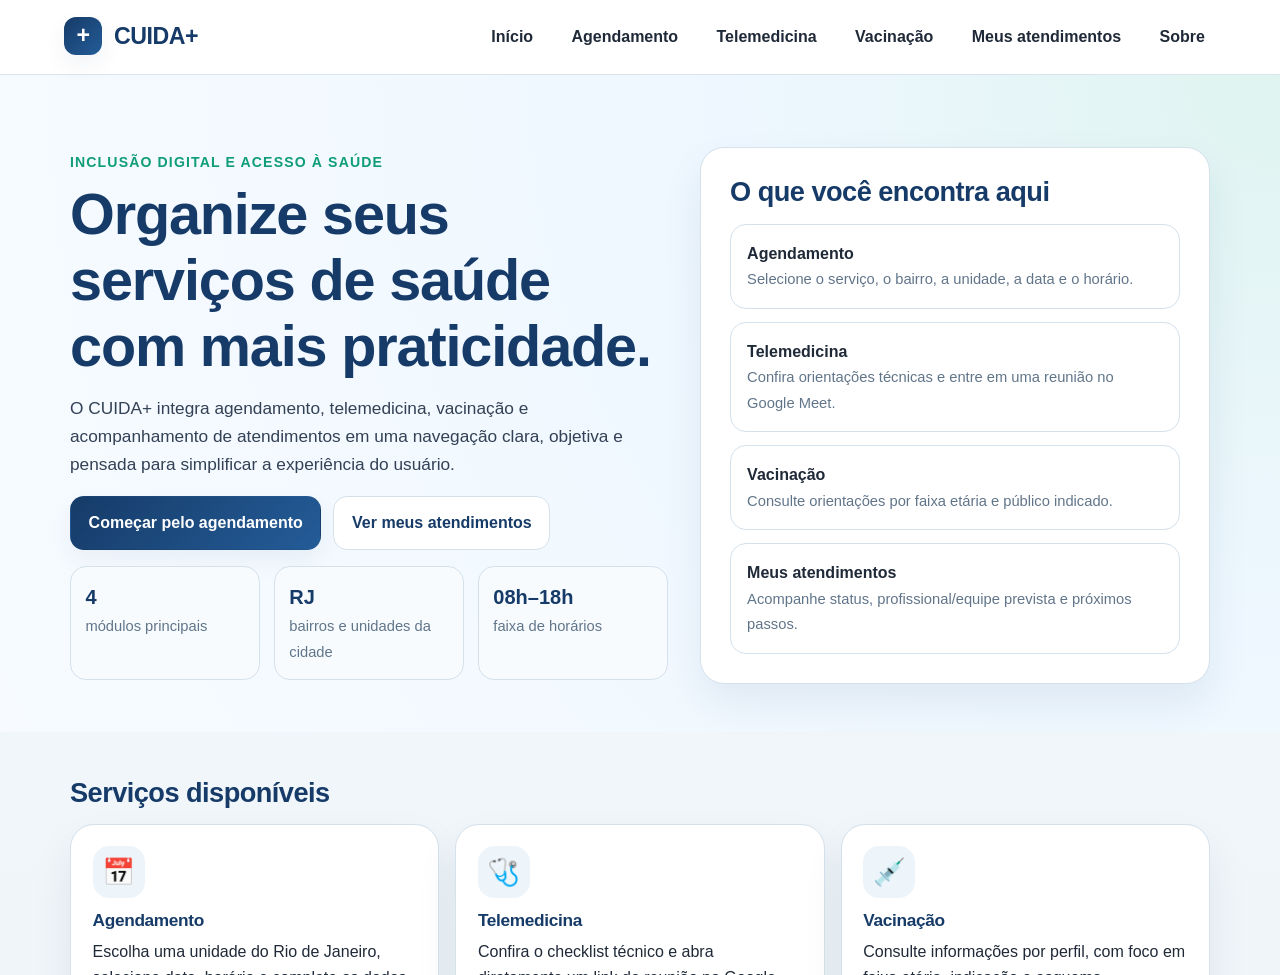
<file: index.html>
<!doctype html><html lang='pt-BR'><head><meta charset='utf-8'><meta http-equiv='refresh' content='0; url=pages/index.html'><title>CUIDA+</title></head><body><p><a href='pages/index.html'>Abrir CUIDA+</a></p></body></html>
</file>
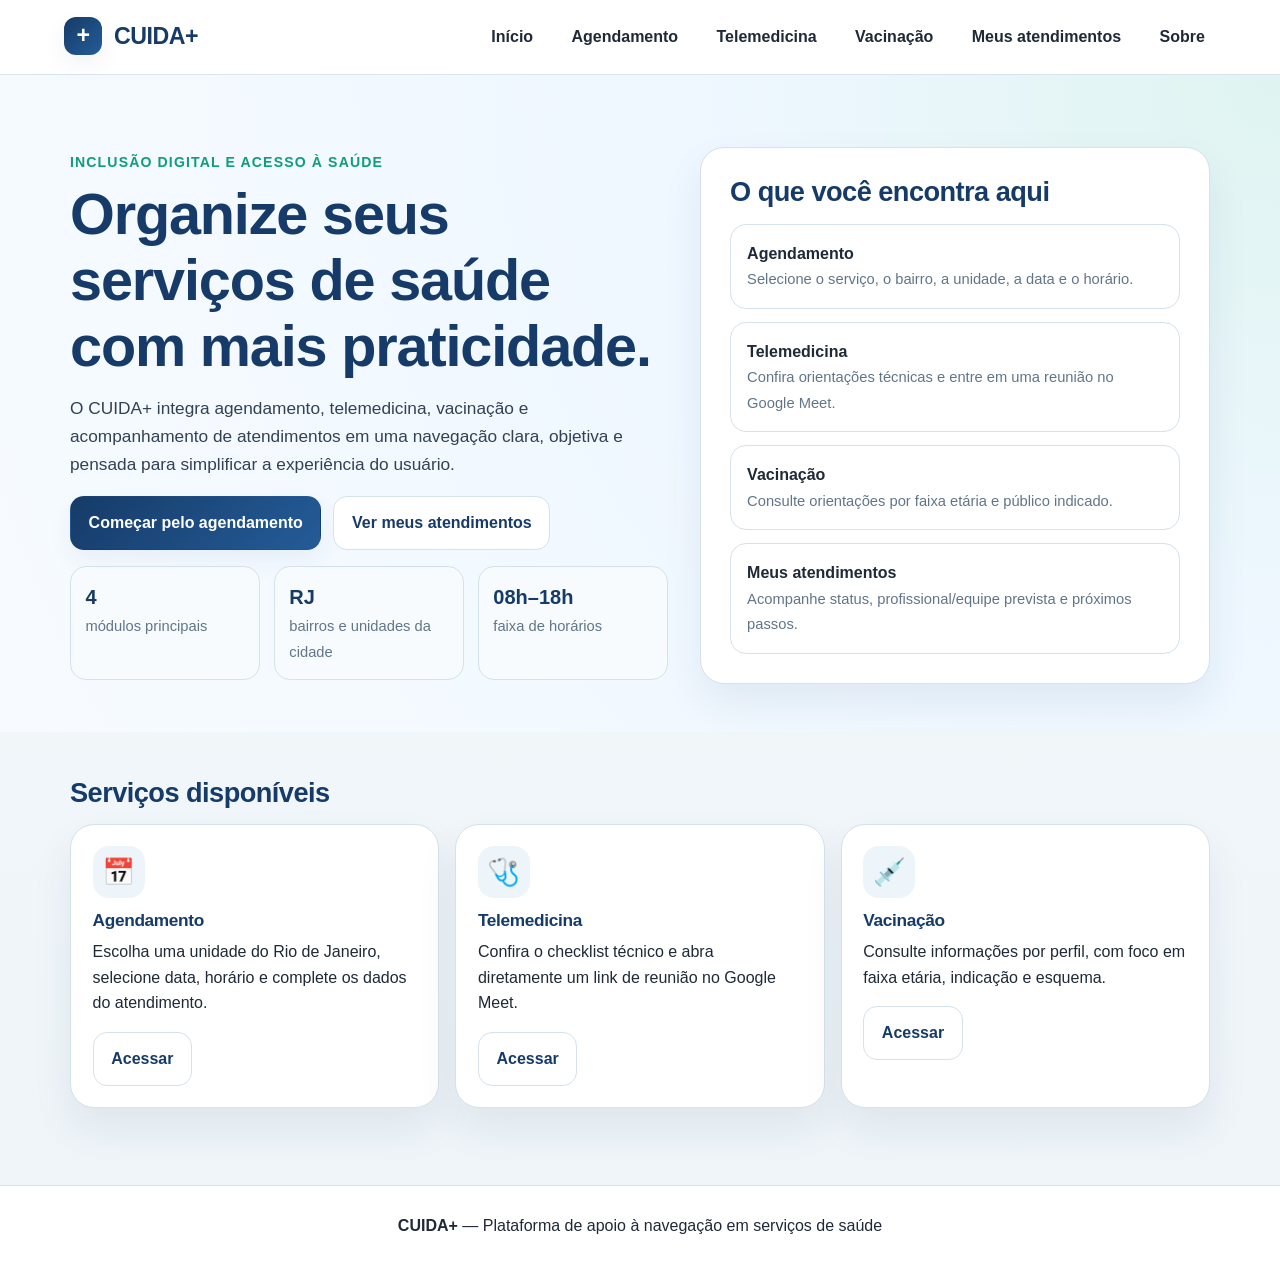
<file: pages/index.html>
<!DOCTYPE html>
<html lang="pt-BR">
<head>
  <meta charset="UTF-8">
  <meta name="viewport" content="width=device-width, initial-scale=1.0">
  <meta name="description" content="CUIDA+ - Inclusão Digital e Acesso à Saúde">
  <title>Início | CUIDA+</title>
  <link rel="stylesheet" href="../assets/css/style.css">
</head>
<body>
  <a class="skip-link" href="#conteudo">Pular para o conteúdo</a>
  <header class="site-header">
  <a class="brand" href="index.html" aria-label="CUIDA+ - Página inicial">
    <span class="brand-mark" aria-hidden="true">+</span>
    <span>CUIDA+</span>
  </a>
  <button class="menu-toggle" aria-label="Abrir menu" aria-expanded="false">☰</button>
  <nav class="main-nav" aria-label="Navegação principal">
    <a href="index.html">Início</a>
    <a href="agendamento.html">Agendamento</a>
    <a href="telemedicina.html">Telemedicina</a>
    <a href="vacinacao.html">Vacinação</a>
    <a href="meus-atendimentos.html">Meus atendimentos</a>
    <a href="sobre.html">Sobre</a>
  </nav>
</header>
  <main id="conteudo">
<section class="hero">
  <div class="container hero-grid">
    <div>
      <div class="eyebrow">Inclusão Digital e Acesso à Saúde</div>
      <h1>Organize seus serviços de saúde com mais praticidade.</h1>
      <p>O CUIDA+ integra agendamento, telemedicina, vacinação e acompanhamento de atendimentos em uma navegação clara, objetiva e pensada para simplificar a experiência do usuário.</p>
      <div class="actions">
        <a class="btn btn-primary" href="agendamento.html">Começar pelo agendamento</a>
        <a class="btn btn-secondary" href="meus-atendimentos.html">Ver meus atendimentos</a>
      </div>
      <div class="metrics">
        <div class="metric"><strong>4</strong><span class="small">módulos principais</span></div>
        <div class="metric"><strong>RJ</strong><span class="small">bairros e unidades da cidade</span></div>
        <div class="metric"><strong>08h–18h</strong><span class="small">faixa de horários</span></div>
      </div>
    </div>
    <div class="hero-card">
      <h2>O que você encontra aqui</h2>
      <div class="highlight-list">
        <div class="item"><strong>Agendamento</strong><br><span class="small">Selecione o serviço, o bairro, a unidade, a data e o horário.</span></div>
        <div class="item"><strong>Telemedicina</strong><br><span class="small">Confira orientações técnicas e entre em uma reunião no Google Meet.</span></div>
        <div class="item"><strong>Vacinação</strong><br><span class="small">Consulte orientações por faixa etária e público indicado.</span></div>
        <div class="item"><strong>Meus atendimentos</strong><br><span class="small">Acompanhe status, profissional/equipe prevista e próximos passos.</span></div>
      </div>
    </div>
  </div>
</section>
<section class="section">
  <div class="container">
    <h2>Serviços disponíveis</h2>
    <div class="cards">
      <article class="card">
        <div class="hero-icon" aria-hidden="true">📅</div>
        <h3>Agendamento</h3>
        <p>Escolha uma unidade do Rio de Janeiro, selecione data, horário e complete os dados do atendimento.</p>
        <a class="btn btn-secondary" href="agendamento.html">Acessar</a>
      </article>
      <article class="card">
        <div class="hero-icon" aria-hidden="true">🩺</div>
        <h3>Telemedicina</h3>
        <p>Confira o checklist técnico e abra diretamente um link de reunião no Google Meet.</p>
        <a class="btn btn-secondary" href="telemedicina.html">Acessar</a>
      </article>
      <article class="card">
        <div class="hero-icon" aria-hidden="true">💉</div>
        <h3>Vacinação</h3>
        <p>Consulte informações por perfil, com foco em faixa etária, indicação e esquema.</p>
        <a class="btn btn-secondary" href="vacinacao.html">Acessar</a>
      </article>
    </div>
  </div>
</section>
</main>
  <footer class="site-footer">
  <p><strong>CUIDA+</strong> — Plataforma de apoio à navegação em serviços de saúde</p>
</footer>
  <script src="../assets/js/main.js"></script>
  
</body>
</html>
</file>
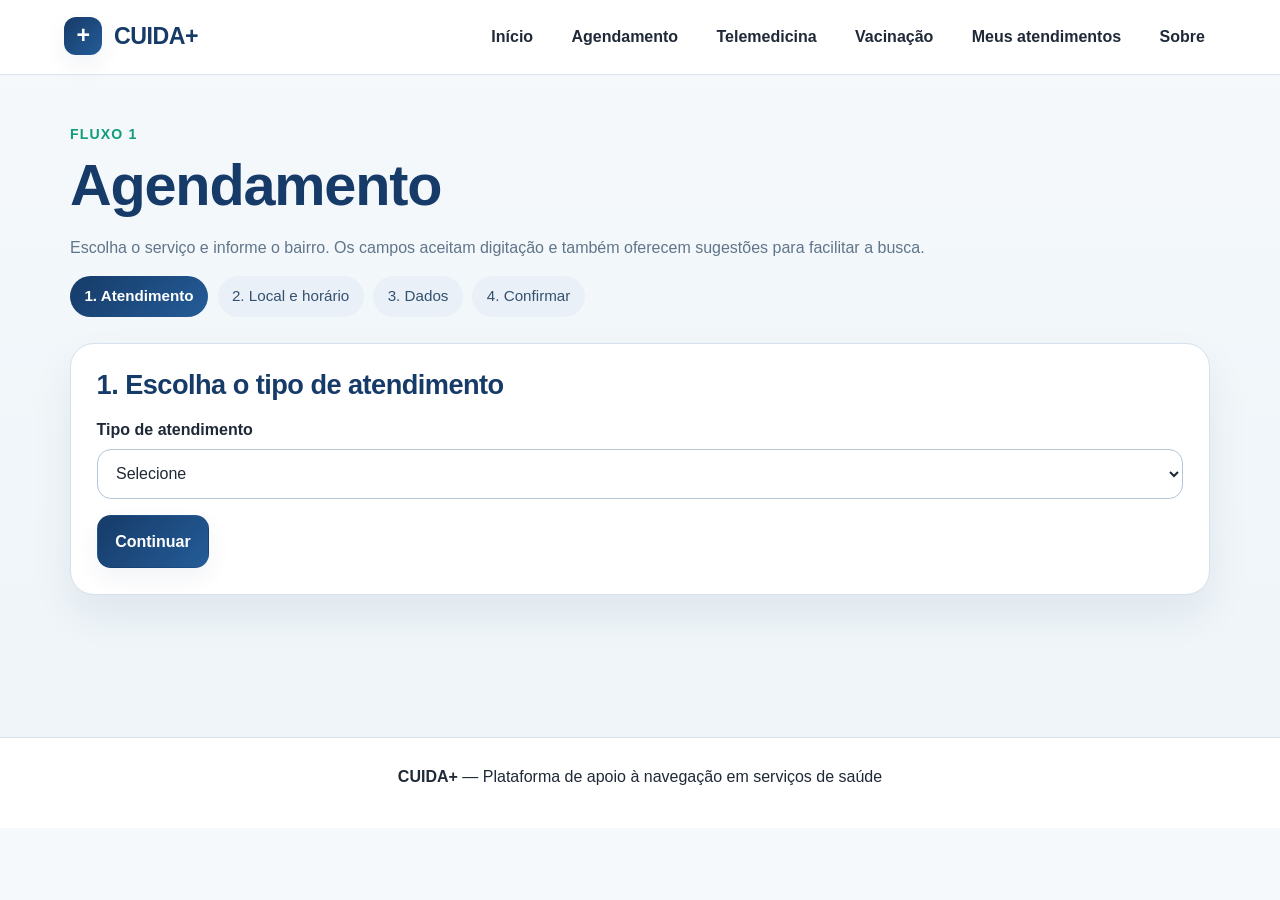
<file: pages/agendamento.html>
<!DOCTYPE html>
<html lang="pt-BR">
<head>
  <meta charset="UTF-8">
  <meta name="viewport" content="width=device-width, initial-scale=1.0">
  <meta name="description" content="CUIDA+ - Inclusão Digital e Acesso à Saúde">
  <title>Agendamento | CUIDA+</title>
  <link rel="stylesheet" href="../assets/css/style.css">
</head>
<body>
  <a class="skip-link" href="#conteudo">Pular para o conteúdo</a>
  <header class="site-header">
  <a class="brand" href="index.html" aria-label="CUIDA+ - Página inicial">
    <span class="brand-mark" aria-hidden="true">+</span>
    <span>CUIDA+</span>
  </a>
  <button class="menu-toggle" aria-label="Abrir menu" aria-expanded="false">☰</button>
  <nav class="main-nav" aria-label="Navegação principal">
    <a href="index.html">Início</a>
    <a href="agendamento.html">Agendamento</a>
    <a href="telemedicina.html">Telemedicina</a>
    <a href="vacinacao.html">Vacinação</a>
    <a href="meus-atendimentos.html">Meus atendimentos</a>
    <a href="sobre.html">Sobre</a>
  </nav>
</header>
  <main id="conteudo">
<section class="page-hero">
  <div class="container">
    <div class="eyebrow">Fluxo 1</div>
    <h1>Agendamento</h1>
    <p class="muted">Escolha o serviço e informe o bairro. Os campos aceitam digitação e também oferecem sugestões para facilitar a busca.</p>
    <div class="steps" aria-label="Etapas do agendamento">
      <span class="step active" id="s1">1. Atendimento</span>
      <span class="step" id="s2">2. Local e horário</span>
      <span class="step" id="s3">3. Dados</span>
      <span class="step" id="s4">4. Confirmar</span>
    </div>

    <section class="form-card" id="step1">
      <h2>1. Escolha o tipo de atendimento</h2>
      <div class="form-group">
        <label for="tipo">Tipo de atendimento</label>
        <select id="tipo">
          <option value="">Selecione</option>
          <option>Consulta clínica</option>
          <option>Enfermagem</option>
          <option>Vacinação</option>
          <option>Orientação de saúde</option>
          <option>Urgência / UPA 24h</option>
        </select>
        <div class="error hidden" id="erroTipo">Selecione um tipo de atendimento.</div>
      </div>
      <button class="btn btn-primary" id="next1">Continuar</button>
    </section>

    <section class="form-card hidden" id="step2">
      <h2>2. Escolha local, data e horário</h2>
      <div class="grid-3">
        <div class="form-group">
          <label for="estado">Estado</label>
          <input id="estado" class="readonly-input" value="Rio de Janeiro (RJ)" readonly>
        </div>
        <div class="form-group combo-wrap">
          <label for="bairro">Bairro</label>
          <input id="bairro" list="bairrosLista" placeholder="Digite ou selecione um bairro" autocomplete="off">
          <datalist id="bairrosLista"></datalist>
        </div>
        <div class="form-group combo-wrap">
          <label for="unidade">Unidade</label>
          <input id="unidade" list="unidadesLista" placeholder="Digite ou selecione uma unidade" autocomplete="off">
          <datalist id="unidadesLista"></datalist>
        </div>
      </div>
      <div class="helper-row">
        <span class="helper-chip">Você pode digitar livremente</span>
        <span class="helper-chip" id="qtdUnidades">Sugestões atualizadas conforme bairro e serviço</span>
      </div>
      <div id="unitDetail" class="unit-detail hidden"></div>
      <div id="upaAviso" class="service-alert hidden"><strong>UPA 24h:</strong> este serviço é voltado a urgência e emergência, com classificação de risco e atendimento contínuo. Não funciona por agendamento de horário.</div>
      <div id="agendaCampos">
        <div class="grid-2" style="margin-top:1rem">
          <div class="form-group">
            <label for="data">Data</label>
            <input type="date" id="data" min="2026-10-12">
          </div>
          <div class="form-group">
            <label for="horario">Horário</label>
            <select id="horario"><option value="">Selecione</option></select>
          </div>
        </div>
      </div>
      <div class="notice" id="profissionalBox"><strong>Profissional / equipe prevista:</strong> selecione o tipo de atendimento para visualizar.</div>
      <div class="error hidden" id="erroAgenda">Preencha bairro e unidade. Para serviços agendáveis, informe também data e horário.</div>
      <div class="actions">
        <button class="btn btn-secondary" id="back2">Voltar</button>
        <button class="btn btn-primary" id="next2">Continuar</button>
      </div>
    </section>

    <section class="form-card hidden" id="step3">
      <h2>3. Informe seus dados</h2>
      <div class="grid-3">
        <div class="form-group">
          <label for="nome">Nome completo</label>
          <input id="nome" autocomplete="off" placeholder="Ex.: João da Silva">
        </div>
        <div class="form-group">
          <label for="cpf">CPF</label>
          <input id="cpf" autocomplete="off" placeholder="000.000.000-00" maxlength="14">
        </div>
        <div class="form-group">
          <label for="moradia">Bairro/local onde mora</label>
          <input id="moradia" autocomplete="off" placeholder="Ex.: Penha, Rio de Janeiro">
        </div>
      </div>
      <div class="error hidden" id="erroDados">Preencha nome, CPF e bairro/local onde mora.</div>
      <div class="actions">
        <button class="btn btn-secondary" id="back3">Voltar</button>
        <button class="btn btn-primary" id="next3">Revisar</button>
      </div>
    </section>

    <section class="form-card hidden" id="step4">
      <h2>4. Revise antes de confirmar</h2>
      <div class="summary" id="resumo"></div>
      <div class="actions">
        <button class="btn btn-secondary" id="back4">Voltar</button>
        <button class="btn btn-success" id="confirmar">Confirmar</button>
      </div>
    </section>

    <section class="form-card hidden center" id="sucesso" tabindex="-1">
      <div style="font-size:3rem" aria-hidden="true">✅</div>
      <h2 id="tituloSucesso">Atendimento registrado</h2>
      <div class="summary" id="comprovante"></div>
      <div class="actions" style="justify-content:center">
        <a class="btn btn-primary" href="meus-atendimentos.html">Ver meus atendimentos</a>
        <a class="btn btn-secondary" href="agendamento.html">Novo atendimento</a>
      </div>
    </section>
  </div>
</section>
</main>
  <footer class="site-footer">
  <p><strong>CUIDA+</strong> — Plataforma de apoio à navegação em serviços de saúde</p>
</footer>
  <script src="../assets/js/main.js"></script>
  <script src="../assets/js/agendamento.js"></script>
</body>
</html>
</file>
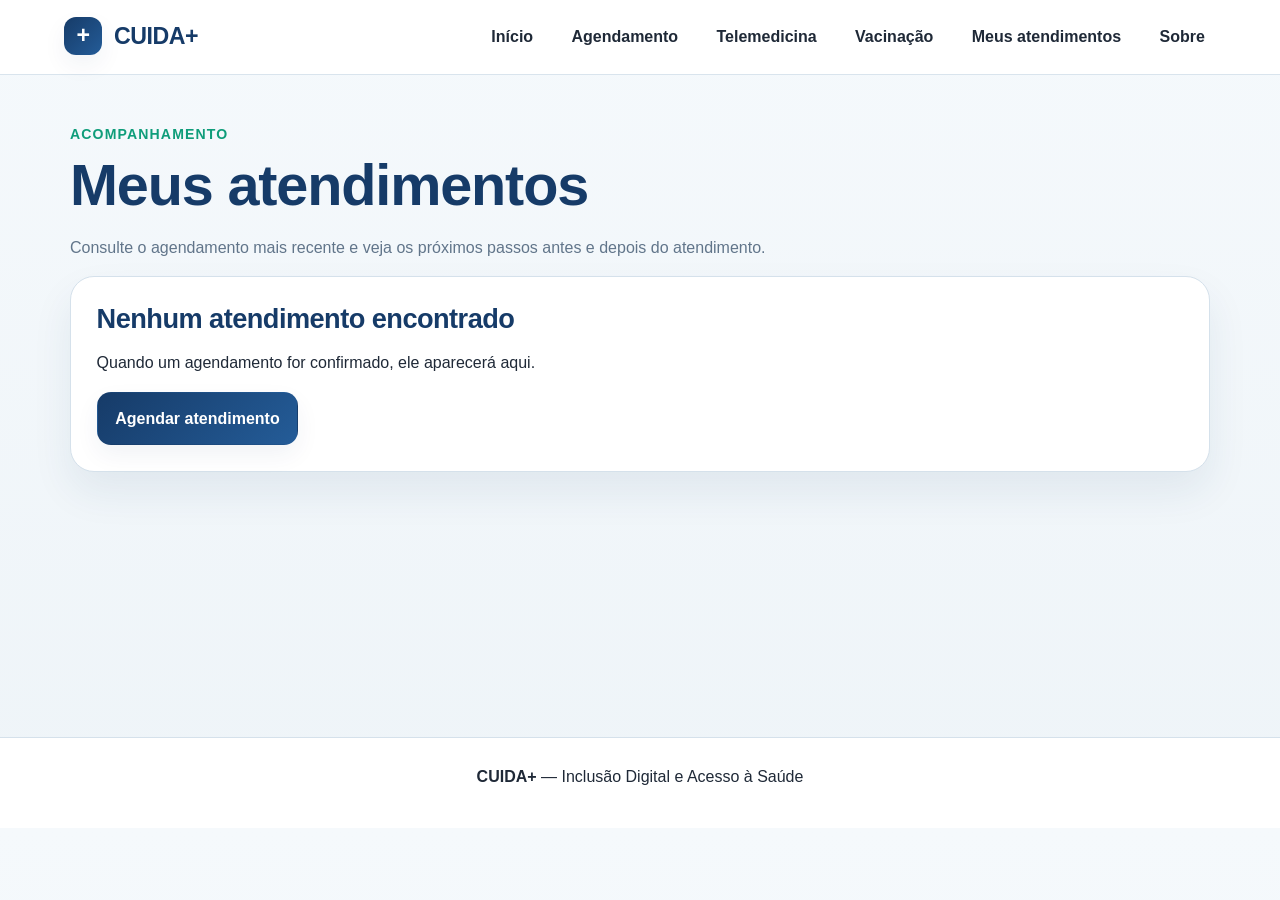
<file: pages/atendimentos.html>
<!DOCTYPE html><html lang="pt-BR"><head><meta charset="UTF-8"><meta name="viewport" content="width=device-width, initial-scale=1.0"><meta name="description" content="CUIDA+ - Inclusão Digital e Acesso à Saúde"><title>Meus atendimentos | CUIDA+</title><link rel="stylesheet" href="../assets/css/style.css"></head><body><a class="skip-link" href="#conteudo">Pular para o conteúdo</a><header class="site-header">
  <a class="brand" href="index.html" aria-label="CUIDA+ - Página inicial">
    <span class="brand-mark" aria-hidden="true">+</span><span>CUIDA+</span>
  </a>
  <button class="menu-toggle" aria-label="Abrir menu" aria-expanded="false">☰</button>
  <nav class="main-nav" aria-label="Navegação principal">
    <a href="index.html">Início</a><a href="agendamento.html">Agendamento</a><a href="telemedicina.html">Telemedicina</a><a href="vacinacao.html">Vacinação</a><a href="atendimentos.html">Meus atendimentos</a><a href="sobre.html">Sobre</a>
  </nav>
</header><main id="conteudo"><section class="page-hero"><div class="container"><div class="eyebrow">Acompanhamento</div><h1>Meus atendimentos</h1><p class="muted">Consulte o agendamento mais recente e veja os próximos passos antes e depois do atendimento.</p><div id="listaAtendimentos"></div></div></section></main><footer class="site-footer"><p><strong>CUIDA+</strong> — Inclusão Digital e Acesso à Saúde</p></footer><script src="../assets/js/main.js"></script><script src="../assets/js/atendimentos.js"></script></body></html>
</file>
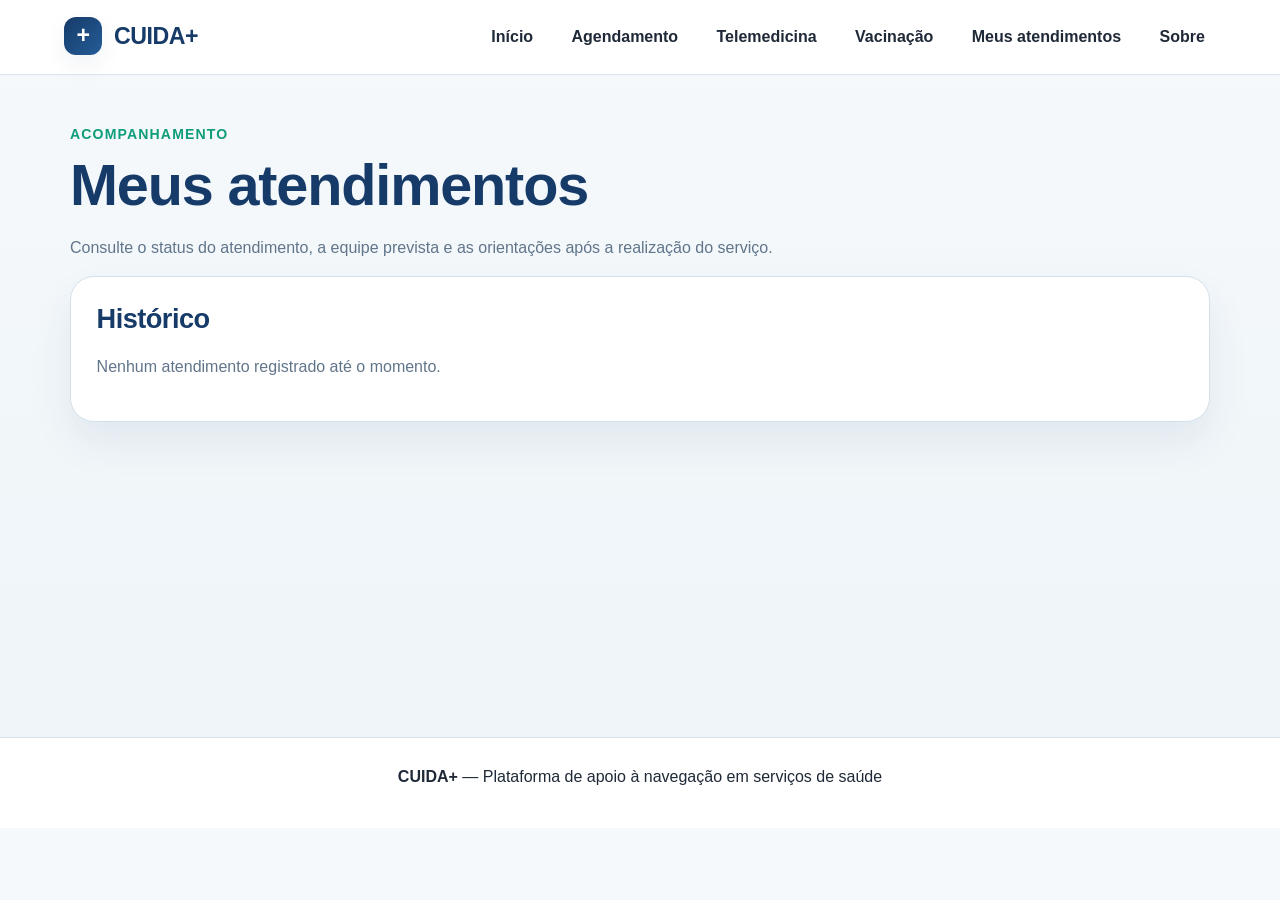
<file: pages/meus-atendimentos.html>
<!DOCTYPE html>
<html lang="pt-BR">
<head>
  <meta charset="UTF-8">
  <meta name="viewport" content="width=device-width, initial-scale=1.0">
  <meta name="description" content="CUIDA+ - Inclusão Digital e Acesso à Saúde">
  <title>Meus atendimentos | CUIDA+</title>
  <link rel="stylesheet" href="../assets/css/style.css">
</head>
<body>
  <a class="skip-link" href="#conteudo">Pular para o conteúdo</a>
  <header class="site-header">
  <a class="brand" href="index.html" aria-label="CUIDA+ - Página inicial">
    <span class="brand-mark" aria-hidden="true">+</span>
    <span>CUIDA+</span>
  </a>
  <button class="menu-toggle" aria-label="Abrir menu" aria-expanded="false">☰</button>
  <nav class="main-nav" aria-label="Navegação principal">
    <a href="index.html">Início</a>
    <a href="agendamento.html">Agendamento</a>
    <a href="telemedicina.html">Telemedicina</a>
    <a href="vacinacao.html">Vacinação</a>
    <a href="meus-atendimentos.html">Meus atendimentos</a>
    <a href="sobre.html">Sobre</a>
  </nav>
</header>
  <main id="conteudo">
<section class="page-hero">
  <div class="container">
    <div class="eyebrow">Acompanhamento</div>
    <h1>Meus atendimentos</h1>
    <p class="muted">Consulte o status do atendimento, a equipe prevista e as orientações após a realização do serviço.</p>
    <section class="form-card">
      <h2>Histórico</h2>
      <div id="listaAtendimentos" class="highlight-list"></div>
      <p id="semAtendimentos" class="muted">Nenhum atendimento registrado até o momento.</p>
    </section>
  </div>
</section>
</main>
  <footer class="site-footer">
  <p><strong>CUIDA+</strong> — Plataforma de apoio à navegação em serviços de saúde</p>
</footer>
  <script src="../assets/js/main.js"></script>
  <script src="../assets/js/meus-atendimentos.js"></script>
</body>
</html>
</file>
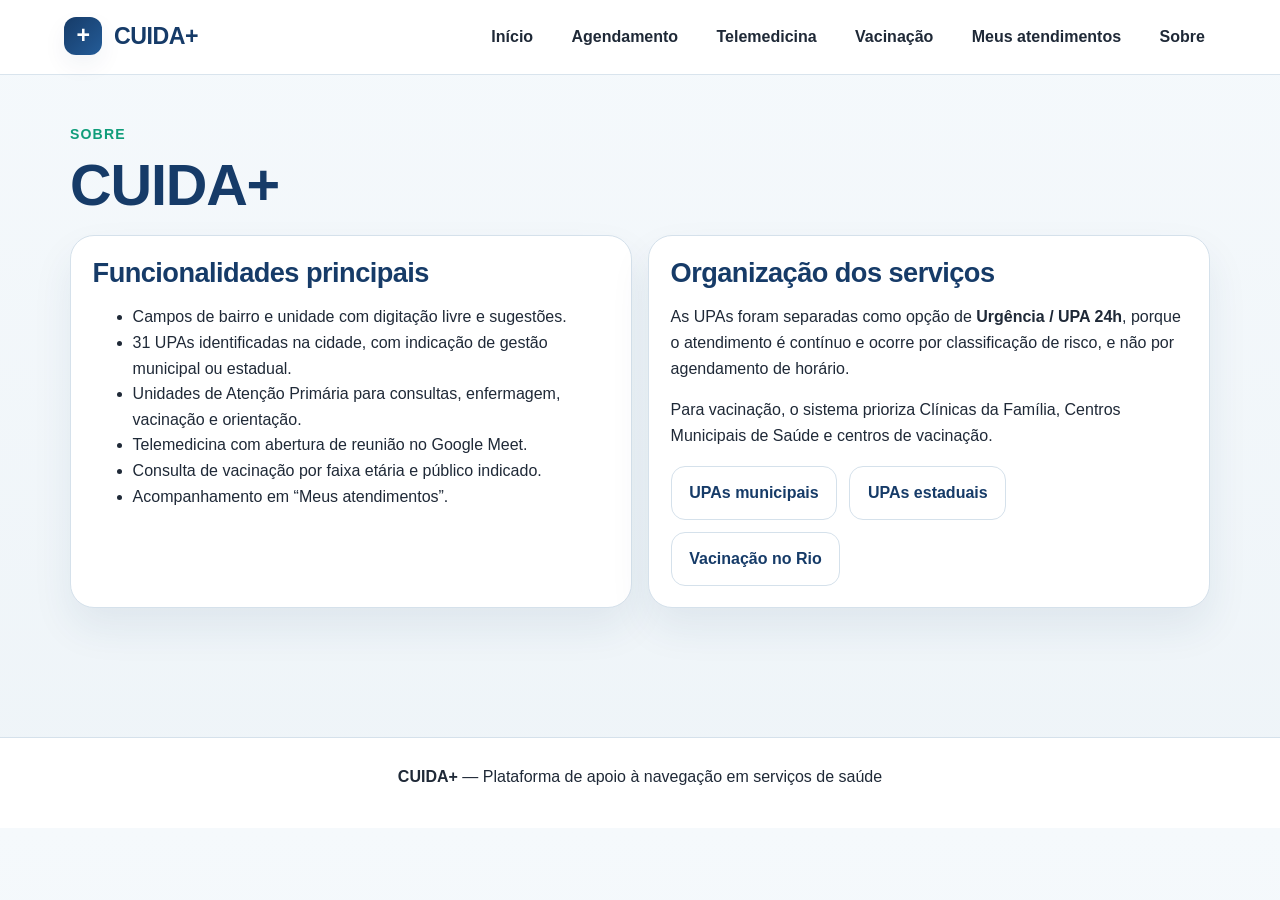
<file: pages/sobre.html>
<!DOCTYPE html>
<html lang="pt-BR">
<head>
  <meta charset="UTF-8">
  <meta name="viewport" content="width=device-width, initial-scale=1.0">
  <meta name="description" content="CUIDA+ - Inclusão Digital e Acesso à Saúde">
  <title>Sobre | CUIDA+</title>
  <link rel="stylesheet" href="../assets/css/style.css">
</head>
<body>
  <a class="skip-link" href="#conteudo">Pular para o conteúdo</a>
  <header class="site-header">
  <a class="brand" href="index.html" aria-label="CUIDA+ - Página inicial">
    <span class="brand-mark" aria-hidden="true">+</span>
    <span>CUIDA+</span>
  </a>
  <button class="menu-toggle" aria-label="Abrir menu" aria-expanded="false">☰</button>
  <nav class="main-nav" aria-label="Navegação principal">
    <a href="index.html">Início</a>
    <a href="agendamento.html">Agendamento</a>
    <a href="telemedicina.html">Telemedicina</a>
    <a href="vacinacao.html">Vacinação</a>
    <a href="meus-atendimentos.html">Meus atendimentos</a>
    <a href="sobre.html">Sobre</a>
  </nav>
</header>
  <main id="conteudo">
<section class="page-hero">
  <div class="container">
    <div class="eyebrow">Sobre</div>
    <h1>CUIDA+</h1>
    <div class="grid-2">
      <div class="card">
        <h2>Funcionalidades principais</h2>
        <ul>
          <li>Campos de bairro e unidade com digitação livre e sugestões.</li>
          <li>31 UPAs identificadas na cidade, com indicação de gestão municipal ou estadual.</li>
          <li>Unidades de Atenção Primária para consultas, enfermagem, vacinação e orientação.</li>
          <li>Telemedicina com abertura de reunião no Google Meet.</li>
          <li>Consulta de vacinação por faixa etária e público indicado.</li>
          <li>Acompanhamento em “Meus atendimentos”.</li>
        </ul>
      </div>
      <div class="card">
        <h2>Organização dos serviços</h2>
        <p>As UPAs foram separadas como opção de <strong>Urgência / UPA 24h</strong>, porque o atendimento é contínuo e ocorre por classificação de risco, e não por agendamento de horário.</p>
        <p>Para vacinação, o sistema prioriza Clínicas da Família, Centros Municipais de Saúde e centros de vacinação.</p>
        <div class="actions">
          <a class="btn btn-secondary" href="https://saude.prefeitura.rio/urgencia-e-emergencia-lista-das-unidades-completas/" target="_blank" rel="noopener noreferrer">UPAs municipais</a>
          <a class="btn btn-secondary" href="https://www.saude.rj.gov.br/atendimento/upa-24-horas" target="_blank" rel="noopener noreferrer">UPAs estaduais</a>
          <a class="btn btn-secondary" href="https://saude.prefeitura.rio/vacinacao/" target="_blank" rel="noopener noreferrer">Vacinação no Rio</a>
        </div>
      </div>
    </div>
  </div>
</section>
</main>
  <footer class="site-footer">
  <p><strong>CUIDA+</strong> — Plataforma de apoio à navegação em serviços de saúde</p>
</footer>
  <script src="../assets/js/main.js"></script>
  
</body>
</html>
</file>
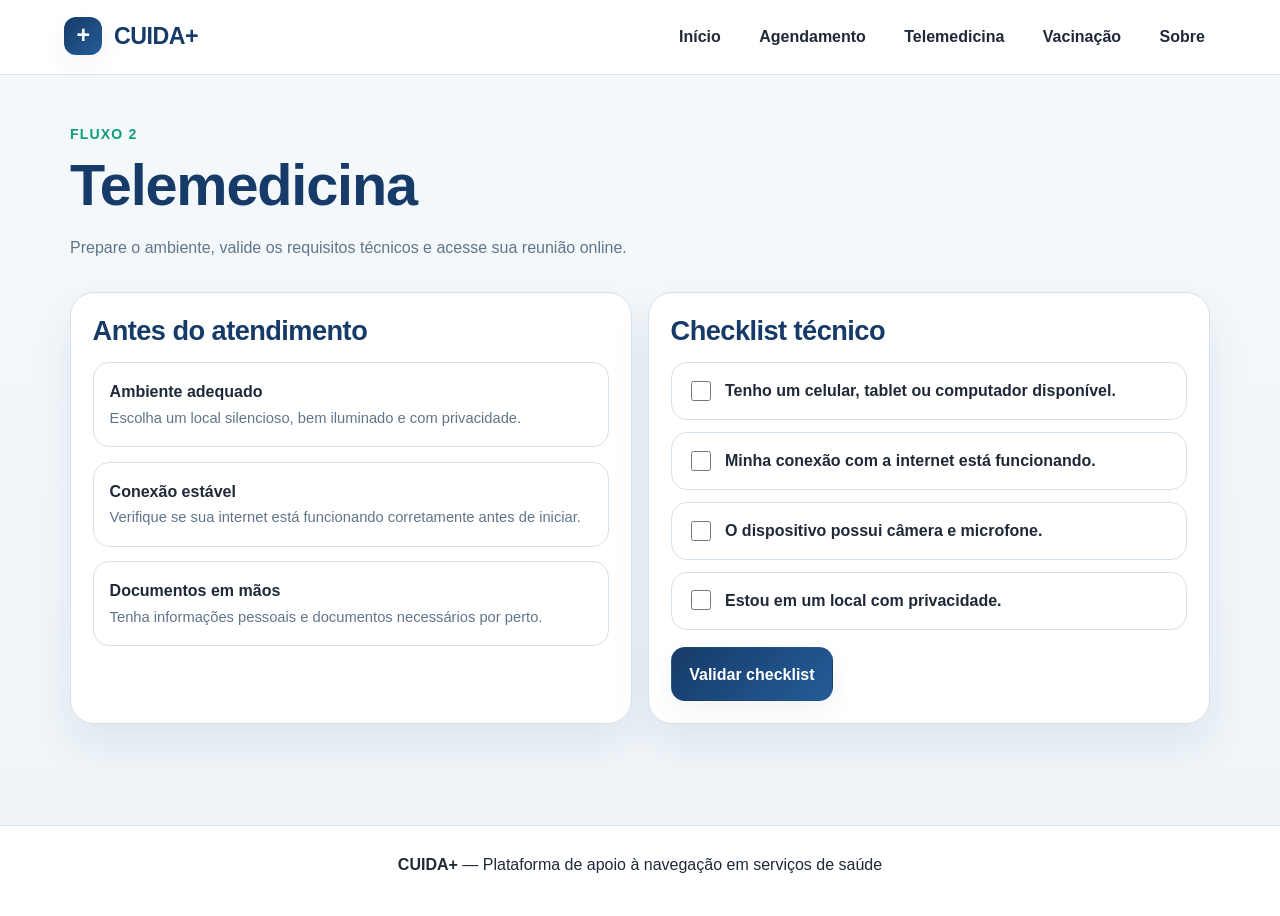
<file: pages/telemedicina.html>
<!DOCTYPE html>
<html lang="pt-BR">
<head>
  <meta charset="UTF-8">
  <meta name="viewport" content="width=device-width, initial-scale=1.0">
  <meta name="description" content="CUIDA+ - Inclusão Digital e Acesso à Saúde">
  <title>Telemedicina | CUIDA+</title>
  <link rel="stylesheet" href="../assets/css/style.css">
</head>
<body>
  <a class="skip-link" href="#conteudo">Pular para o conteúdo</a>
  <header class="site-header">
  <a class="brand" href="index.html" aria-label="CUIDA+ - Página inicial">
    <span class="brand-mark" aria-hidden="true">+</span>
    <span>CUIDA+</span>
  </a>
  <button class="menu-toggle" aria-label="Abrir menu" aria-expanded="false">☰</button>
  <nav class="main-nav" aria-label="Navegação principal">
    <a href="index.html">Início</a>
    <a href="agendamento.html">Agendamento</a>
    <a href="telemedicina.html">Telemedicina</a>
    <a href="vacinacao.html">Vacinação</a>
    <a href="sobre.html">Sobre</a>
  </nav>
</header>
  <main id="conteudo">
<section class="page-hero">
  <div class="container">
    <div class="eyebrow">Fluxo 2</div>
    <h1>Telemedicina</h1>
    <p class="muted">Prepare o ambiente, valide os requisitos técnicos e acesse sua reunião online.</p>

    <div class="grid-2 section" style="padding-top:1rem">
      <article class="card">
        <h2>Antes do atendimento</h2>
        <div class="info-list">
          <div class="info-item"><strong>Ambiente adequado</strong><br><span class="small">Escolha um local silencioso, bem iluminado e com privacidade.</span></div>
          <div class="info-item"><strong>Conexão estável</strong><br><span class="small">Verifique se sua internet está funcionando corretamente antes de iniciar.</span></div>
          <div class="info-item"><strong>Documentos em mãos</strong><br><span class="small">Tenha informações pessoais e documentos necessários por perto.</span></div>
        </div>
      </article>
      <article class="card">
        <h2>Checklist técnico</h2>
        <div class="checklist">
          <label class="check-item"><input type="checkbox" class="tele-check"> <span>Tenho um celular, tablet ou computador disponível.</span></label>
          <label class="check-item"><input type="checkbox" class="tele-check"> <span>Minha conexão com a internet está funcionando.</span></label>
          <label class="check-item"><input type="checkbox" class="tele-check"> <span>O dispositivo possui câmera e microfone.</span></label>
          <label class="check-item"><input type="checkbox" class="tele-check"> <span>Estou em um local com privacidade.</span></label>
        </div>
        <div class="actions">
          <button class="btn btn-primary" id="validarTele">Validar checklist</button>
        </div>
        <div id="teleFeedback" class="notice hidden" role="status"></div>
      </article>
    </div>

    <section class="form-card hidden" id="acessoTele">
      <h2>Entrar no atendimento remoto</h2>
      <p>Após a validação do checklist, clique no botão abaixo para abrir a reunião no Google Meet.</p>
      <div class="actions">
        <a class="btn btn-success" id="meetLink" href="https://meet.google.com/new" target="_blank" rel="noopener noreferrer">Abrir reunião no Google Meet</a>
      </div>
      <div id="teleResultado" class="notice success hidden" role="status" style="margin-top:1rem">
        A reunião foi aberta em uma nova aba.
      </div>
    </section>
  </div>
</section>
</main>
  <footer class="site-footer">
  <p><strong>CUIDA+</strong> — Plataforma de apoio à navegação em serviços de saúde</p>
</footer>
  <script src="../assets/js/main.js"></script>
  <script src="../assets/js/telemedicina.js"></script>
</body>
</html>
</file>
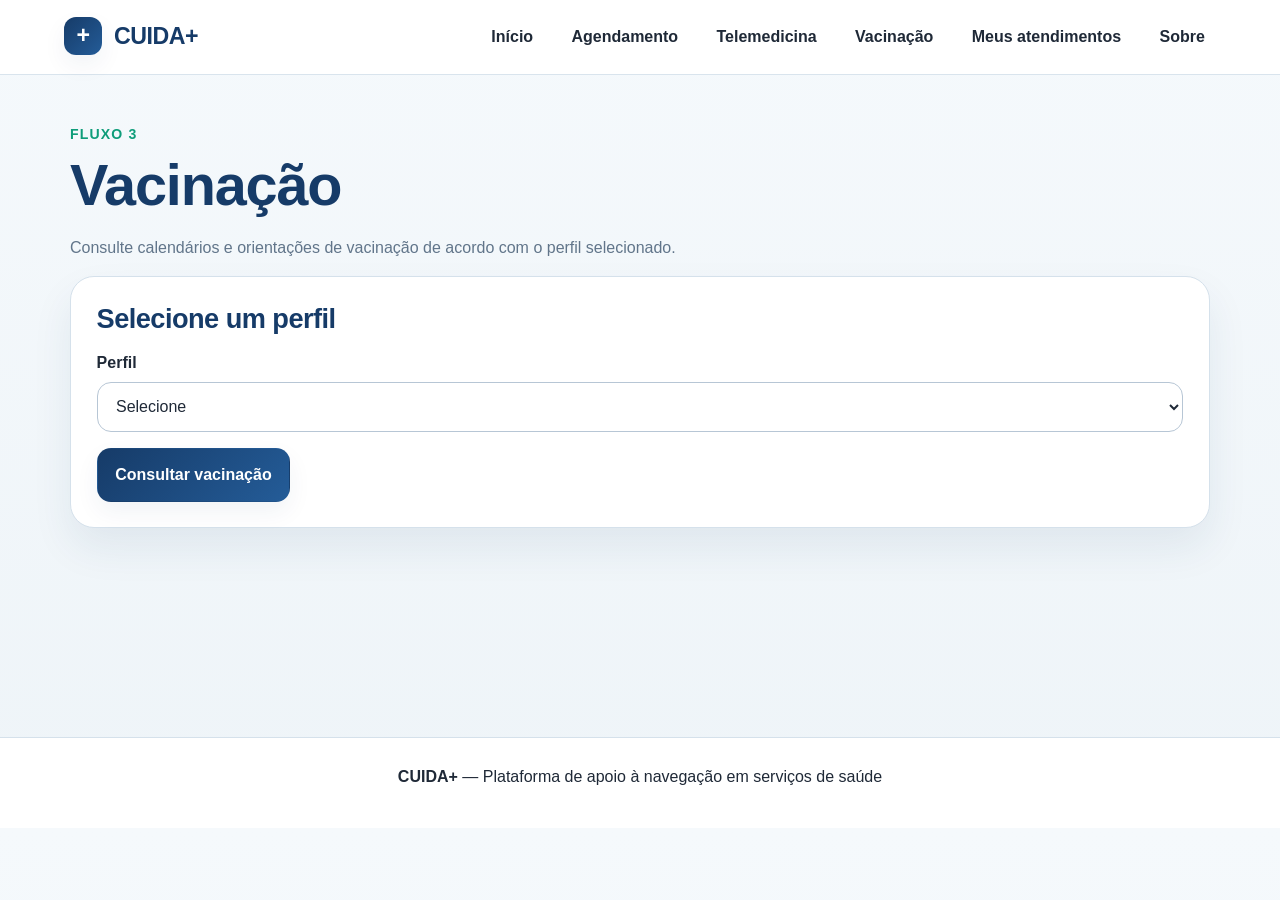
<file: pages/vacinacao.html>
<!DOCTYPE html>
<html lang="pt-BR">
<head>
  <meta charset="UTF-8">
  <meta name="viewport" content="width=device-width, initial-scale=1.0">
  <meta name="description" content="CUIDA+ - Inclusão Digital e Acesso à Saúde">
  <title>Vacinação | CUIDA+</title>
  <link rel="stylesheet" href="../assets/css/style.css">
</head>
<body>
  <a class="skip-link" href="#conteudo">Pular para o conteúdo</a>
  <header class="site-header">
  <a class="brand" href="index.html" aria-label="CUIDA+ - Página inicial">
    <span class="brand-mark" aria-hidden="true">+</span>
    <span>CUIDA+</span>
  </a>
  <button class="menu-toggle" aria-label="Abrir menu" aria-expanded="false">☰</button>
  <nav class="main-nav" aria-label="Navegação principal">
    <a href="index.html">Início</a>
    <a href="agendamento.html">Agendamento</a>
    <a href="telemedicina.html">Telemedicina</a>
    <a href="vacinacao.html">Vacinação</a>
    <a href="meus-atendimentos.html">Meus atendimentos</a>
    <a href="sobre.html">Sobre</a>
  </nav>
</header>
  <main id="conteudo">
<section class="page-hero">
  <div class="container">
    <div class="eyebrow">Fluxo 3</div>
    <h1>Vacinação</h1>
    <p class="muted">Consulte calendários e orientações de vacinação de acordo com o perfil selecionado.</p>

    <section class="form-card">
      <h2>Selecione um perfil</h2>
      <div class="form-group">
        <label for="perfilVacinaSelect">Perfil</label>
        <select id="perfilVacinaSelect">
          <option value="">Selecione</option>
          <option value="crianca">Criança</option>
          <option value="adolescente">Adolescente e jovem</option>
          <option value="adulto">Adulto</option>
          <option value="gestante">Gestante</option>
        </select>
      </div>
      <button class="btn btn-primary" id="consultarVacinas">Consultar vacinação</button>
    </section>

    <section class="section hidden" id="resultadoVacinas">
      <h2 id="tituloPerfilVacina">Calendário de vacinação</h2>
      <div class="notice" id="perfilVacina"></div>
      <div class="vaccine-list" id="listaVacinas" style="margin-top:1rem"></div>
      <div class="form-card" style="margin-top:1rem">
        <p><strong>Base da informação:</strong> Calendário Nacional de Vacinação 2026 do Ministério da Saúde e calendário de vacinação da Secretaria Municipal de Saúde do Rio de Janeiro.</p>
        <div class="actions">
          <a class="btn btn-secondary" href="https://www.gov.br/saude/pt-br/vacinacao/calendario" target="_blank" rel="noopener noreferrer">Calendário nacional completo</a>
          <a class="btn btn-secondary" href="https://saude.prefeitura.rio/vacinacao/" target="_blank" rel="noopener noreferrer">Vacinação no Rio</a>
        </div>
      </div>
    </section>
  </div>
</section>
</main>
  <footer class="site-footer">
  <p><strong>CUIDA+</strong> — Plataforma de apoio à navegação em serviços de saúde</p>
</footer>
  <script src="../assets/js/main.js"></script>
  <script src="../assets/js/vacinacao.js"></script>
</body>
</html>
</file>
<file: assets/css/style.css>
:root{
  --primary:#163b68;
  --primary-2:#245c98;
  --accent:#0f9d7a;
  --accent-2:#21b38d;
  --bg:#eef4f8;
  --surface:#ffffff;
  --surface-2:#f7fbfe;
  --text:#1f2937;
  --muted:#61758a;
  --border:#d5e1eb;
  --success:#17613f;
  --danger:#b42318;
  --warning:#8a5c00;
  --shadow:0 20px 40px rgba(22,59,104,.08);
  --shadow-soft:0 10px 24px rgba(22,59,104,.06);
  --radius-xl:24px;
  --radius-lg:18px;
  --radius-md:14px;
}
*{box-sizing:border-box}
html{scroll-behavior:smooth}
body{margin:0;font-family:Arial,Helvetica,sans-serif;color:var(--text);background:linear-gradient(180deg,#f5f9fc 0%, #eef4f8 100%);line-height:1.6}
a{color:var(--primary-2)}
img{max-width:100%}
button,input,select{font:inherit}
.skip-link{position:absolute;left:-9999px;top:0;background:#fff;color:#000;padding:.75rem 1rem;z-index:999}
.skip-link:focus{left:1rem;top:1rem}
.site-header{position:sticky;top:0;z-index:50;display:flex;align-items:center;justify-content:space-between;padding:1rem 5vw;background:rgba(255,255,255,.94);backdrop-filter:blur(10px);border-bottom:1px solid rgba(213,225,235,.9)}
.brand{display:flex;align-items:center;gap:.75rem;text-decoration:none;color:var(--primary);font-size:1.45rem;font-weight:800;letter-spacing:-.02em}
.brand-mark{display:inline-flex;align-items:center;justify-content:center;width:38px;height:38px;border-radius:12px;background:linear-gradient(135deg,var(--primary),var(--primary-2));color:#fff;font-size:1.45rem;font-weight:800;line-height:1;transform:translateY(-1px);box-shadow:var(--shadow-soft)}
.main-nav{display:flex;gap:1rem;align-items:center}
.main-nav a{text-decoration:none;color:var(--text);font-weight:700;padding:.5rem .7rem;border-radius:12px;transition:.2s ease}
.main-nav a:hover,.main-nav a:focus{background:#edf5fb;outline:none;color:var(--primary)}
.menu-toggle{display:none;border:1px solid var(--border);background:#fff;border-radius:10px;padding:.45rem .65rem}
main{min-height:70vh}
.container{width:min(1140px,90vw);margin:0 auto}
.page-hero{padding:3rem 0 1.5rem}
.hero{padding:4.5rem 0 3rem;background:radial-gradient(circle at top right,#dff4f0 0,#eef7ff 38%, #f7fbff 100%)}
.hero-grid{display:grid;grid-template-columns:1.08fr .92fr;gap:2rem;align-items:center}
.eyebrow{font-weight:800;color:var(--accent);text-transform:uppercase;letter-spacing:.08em;font-size:.88rem}
h1,h2,h3{color:var(--primary);line-height:1.15;letter-spacing:-.02em}
h1{font-size:clamp(2.2rem,4.5vw,4rem);margin:.45rem 0 1rem}
h2{font-size:1.7rem;margin:0 0 1rem}
h3{font-size:1.08rem;margin:.2rem 0 .5rem}
p{margin:.25rem 0 1rem}
.hero p{font-size:1.08rem;color:#334155;max-width:60ch}
.hero-card,.card,.form-card,.panel{background:var(--surface);border:1px solid var(--border);border-radius:var(--radius-xl);box-shadow:var(--shadow)}
.hero-card{padding:1.8rem}
.metrics{display:grid;grid-template-columns:repeat(3,1fr);gap:.85rem;margin-top:1rem}
.metric{background:var(--surface-2);border:1px solid var(--border);border-radius:16px;padding:.9rem}
.metric strong{display:block;font-size:1.25rem;color:var(--primary)}
.actions{display:flex;gap:.75rem;flex-wrap:wrap;margin-top:1.1rem}
.btn{display:inline-flex;align-items:center;justify-content:center;gap:.45rem;min-height:48px;padding:.82rem 1.1rem;border-radius:14px;border:1px solid transparent;text-decoration:none;font-weight:700;cursor:pointer;transition:.2s ease}
.btn-primary{background:linear-gradient(135deg,var(--primary),var(--primary-2));color:#fff;box-shadow:var(--shadow-soft)}
.btn-secondary{background:#fff;border-color:var(--border);color:var(--primary)}
.btn-success{background:linear-gradient(135deg,var(--accent),var(--accent-2));color:#fff;box-shadow:var(--shadow-soft)}
.btn:hover{transform:translateY(-1px)}
.btn:focus-visible,a:focus-visible,input:focus-visible,select:focus-visible,button:focus-visible{outline:3px solid #f2b84b;outline-offset:2px}
.section{padding:2.8rem 0}
.cards{display:grid;grid-template-columns:repeat(3,1fr);gap:1rem}
.card,.panel{padding:1.35rem}
.card .icon{display:grid;place-items:center;width:52px;height:52px;border-radius:16px;background:#edf5fb;color:var(--primary);font-size:1.65rem;margin-bottom:.8rem}
.muted{color:var(--muted)}
.small{font-size:.92rem;color:var(--muted)}
.notice{padding:1rem 1.1rem;border-radius:16px;background:#eef6ff;border:1px solid #b8d5f2;color:#17365d}
.notice.success{background:#edf9f3;border-color:#b8e3cc;color:#145c3d}
.form-card{padding:1.6rem}
.grid-2{display:grid;grid-template-columns:1fr 1fr;gap:1rem}
.grid-3{display:grid;grid-template-columns:repeat(3,1fr);gap:1rem}
.form-group{display:flex;flex-direction:column;gap:.4rem;margin-bottom:1rem}
label{font-weight:800}
input,select{min-height:50px;border:1px solid #b7c6d5;border-radius:14px;padding:.78rem .9rem;background:#fff;color:var(--text);transition:border-color .2s ease, box-shadow .2s ease}
input:hover,select:hover{border-color:#8fb2d0}
input:focus,select:focus{border-color:#5d96c6;box-shadow:0 0 0 4px rgba(93,150,198,.12)}
input[aria-invalid="true"],select[aria-invalid="true"]{border-color:var(--danger)}
.error{color:var(--danger);font-size:.92rem;margin-top:.25rem}
.steps{display:flex;gap:.6rem;flex-wrap:wrap;margin:1rem 0 1.6rem}
.step{padding:.52rem .9rem;border-radius:999px;background:#e9f0f7;color:#35516f;font-size:.95rem}
.step.active{background:linear-gradient(135deg,var(--primary),var(--primary-2));color:#fff;font-weight:700}
.summary{background:#f8fbfe;border:1px solid #d4e4f1;border-radius:16px;padding:1.1rem;margin:1rem 0}
.kv{display:grid;grid-template-columns:210px 1fr;gap:.45rem .8rem}
.checklist{display:grid;gap:.75rem}
.check-item{display:flex;align-items:flex-start;gap:.7rem;padding:.95rem;border:1px solid var(--border);border-radius:16px;background:#fff}
.check-item input{width:20px;height:20px;min-height:auto;margin-top:.15rem}
.vaccine-list{display:grid;gap:.9rem}
.vaccine-item{display:grid;grid-template-columns:1fr auto;gap:1rem;align-items:center;padding:1rem;border:1px solid var(--border);border-radius:16px;background:#fff}
.badge{display:inline-block;padding:.35rem .65rem;border-radius:999px;font-size:.82rem;font-weight:700}
.badge.done{background:#e7f6ee;color:#17613f}
.badge.pending{background:#fff4df;color:#8a5c00}
.badge.future{background:#edf3fb;color:#31577f}
.highlight-list{display:grid;gap:.8rem;margin-top:1rem}
.highlight-list .item{padding:1rem;border:1px solid var(--border);border-radius:16px;background:#fff}
.info-list{display:grid;gap:.9rem}
.info-item{padding:1rem;border:1px solid var(--border);border-radius:16px;background:#fff}
.site-footer{padding:1.4rem 5vw;border-top:1px solid var(--border);background:#fff;text-align:center;margin-top:2rem}
.hidden{display:none!important}
.center{text-align:center}
hr{border:0;border-top:1px solid var(--border);margin:1.5rem 0}
.inline-hint{font-size:.88rem;color:var(--muted);margin-top:-.4rem;margin-bottom:.9rem}
.link-grid{display:grid;grid-template-columns:repeat(3,1fr);gap:1rem}
.link-card{display:flex;flex-direction:column;gap:.75rem;padding:1.25rem;border:1px solid var(--border);border-radius:18px;background:#fff;text-decoration:none;color:inherit;box-shadow:var(--shadow-soft);transition:.2s ease}
.link-card:hover{transform:translateY(-2px);border-color:#a9c8e2}
.link-card span{font-size:1.7rem}
@media (max-width:860px){
  .hero-grid,.grid-2,.grid-3,.cards,.metrics,.link-grid{grid-template-columns:1fr}
  .main-nav{display:none;position:absolute;top:70px;left:5vw;right:5vw;flex-direction:column;align-items:stretch;background:#fff;border:1px solid var(--border);padding:.75rem;border-radius:14px;box-shadow:var(--shadow)}
  .main-nav.open{display:flex}
  .menu-toggle{display:block}
  .kv{grid-template-columns:1fr}
}

.status-pill{display:inline-flex;align-items:center;gap:.4rem;padding:.4rem .75rem;border-radius:999px;font-size:.85rem;font-weight:800}
.status-agendado{background:#edf3fb;color:#31577f}
.status-concluido{background:#e7f6ee;color:#17613f}
.appointment-card{background:#fff;border:1px solid var(--border);border-radius:18px;padding:1.2rem;box-shadow:var(--shadow-soft);margin-bottom:1rem}
.appointment-top{display:flex;align-items:flex-start;justify-content:space-between;gap:1rem}
.next-steps{display:grid;grid-template-columns:repeat(3,1fr);gap:.85rem;margin-top:1rem}
.next-step{background:#f8fbfe;border:1px solid var(--border);border-radius:16px;padding:1rem}
.source-box{margin-top:1.2rem;padding:1rem;border-radius:16px;background:#f8fbfe;border:1px solid var(--border)}
.vaccine-grid{display:grid;grid-template-columns:repeat(2,1fr);gap:.9rem;margin-top:1rem}
.vaccine-card{background:#fff;border:1px solid var(--border);border-radius:16px;padding:1rem}
.vaccine-meta{display:grid;grid-template-columns:120px 1fr;gap:.35rem .65rem;margin-top:.75rem;font-size:.94rem}
@media (max-width:860px){.next-steps,.vaccine-grid{grid-template-columns:1fr}.appointment-top{flex-direction:column}}

.state-pill{display:inline-flex;align-items:center;min-height:50px;border:1px solid #b7c6d5;border-radius:14px;padding:.78rem .9rem;background:#f7fbfe;color:#35516f;font-weight:700}
.field-note{font-size:.88rem;color:#61758a;margin-top:-.45rem;margin-bottom:1rem}
.hero-icon{display:grid;place-items:center;width:52px;height:52px;border-radius:16px;background:#edf5fb;color:#163b68;font-size:1.65rem;margin-bottom:.8rem}

.combo-wrap{position:relative}
.combo-wrap input{width:100%}
.unit-detail{margin-top:.8rem;padding:1rem;border:1px solid #d5e1eb;border-radius:16px;background:#f8fbfe}
.unit-detail strong{color:#163b68}
.helper-row{display:flex;gap:.75rem;flex-wrap:wrap;align-items:center;margin-top:.45rem}
.helper-chip{display:inline-flex;align-items:center;padding:.28rem .55rem;border-radius:999px;background:#edf5fb;color:#35516f;font-size:.82rem;font-weight:700}
.readonly-input{background:#f7fbfe!important;color:#35516f;font-weight:700}
.service-alert{padding:1rem 1.1rem;border-radius:16px;background:#fff7e8;border:1px solid #f1d49b;color:#6f4a00;margin-top:.8rem}
</file>
